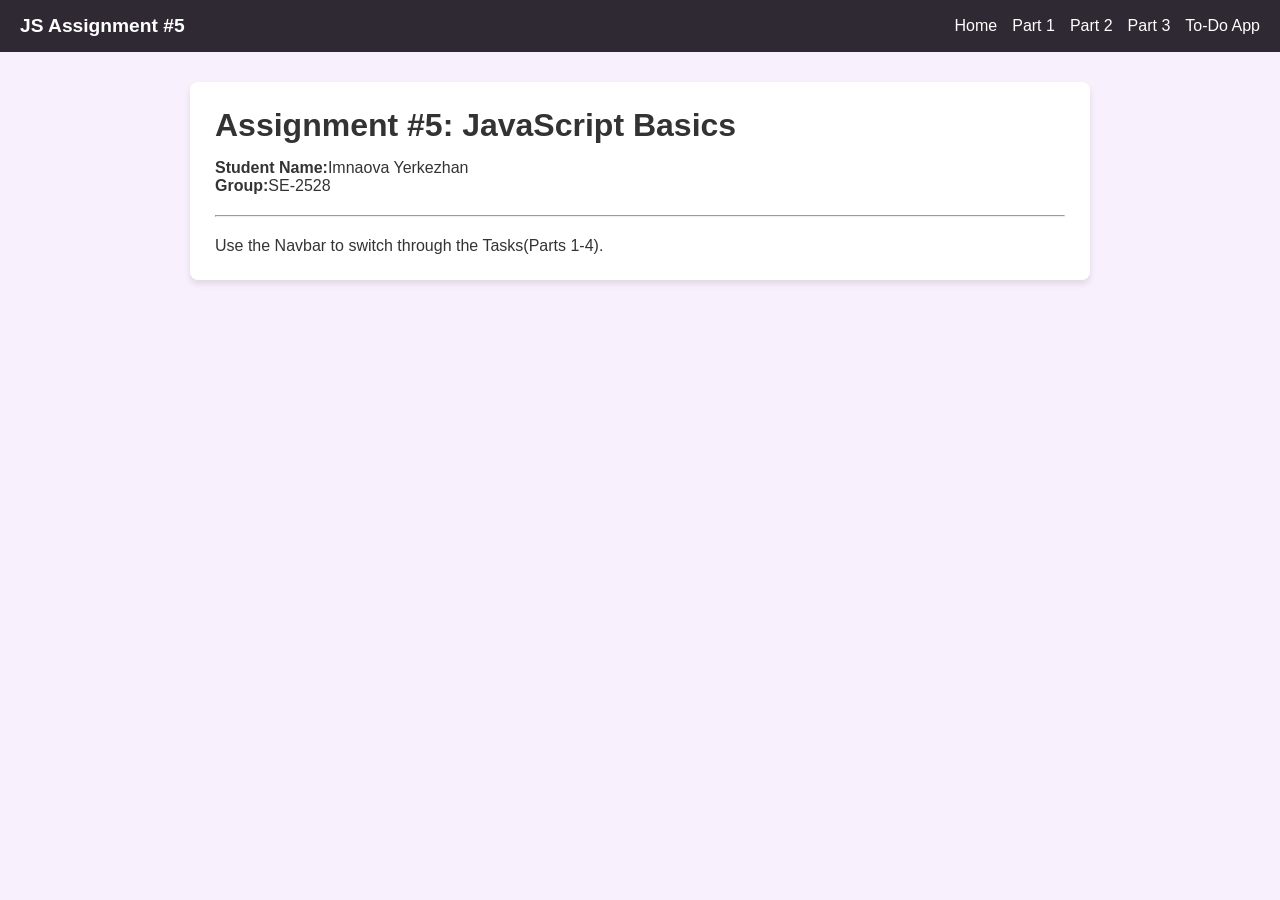
<file: index.html>
<!DOCTYPE html>
<html lang="en">
<head>
  <meta charset="UTF-8">
  <title>Assignment #5 - Home</title>
  <link rel="stylesheet" href="css/style.css">
</head>
<body>
  <nav>
    <div class="logo">JS Assignment #5</div>
    <ul>
      <li><a href="index.html">Home</a></li>
      <li><a href="part1.html">Part 1</a></li>
      <li><a href="part2.html">Part 2</a></li>
      <li><a href="part3.html">Part 3</a></li>
      <li><a href="todo.html">To-Do App</a></li>
    </ul>
  </nav>

  <div class="container">
    <h1>Assignment #5: JavaScript Basics</h1>
    <p><strong>Student Name:</strong>Imnaova Yerkezhan</p>
    <p><strong>Group:</strong>SE-2528</p>
    <hr style="margin: 20px 0;">
    <p>Use the Navbar to switch through the Tasks(Parts 1-4).</p>
  </div>
</body>
</html>
</file>
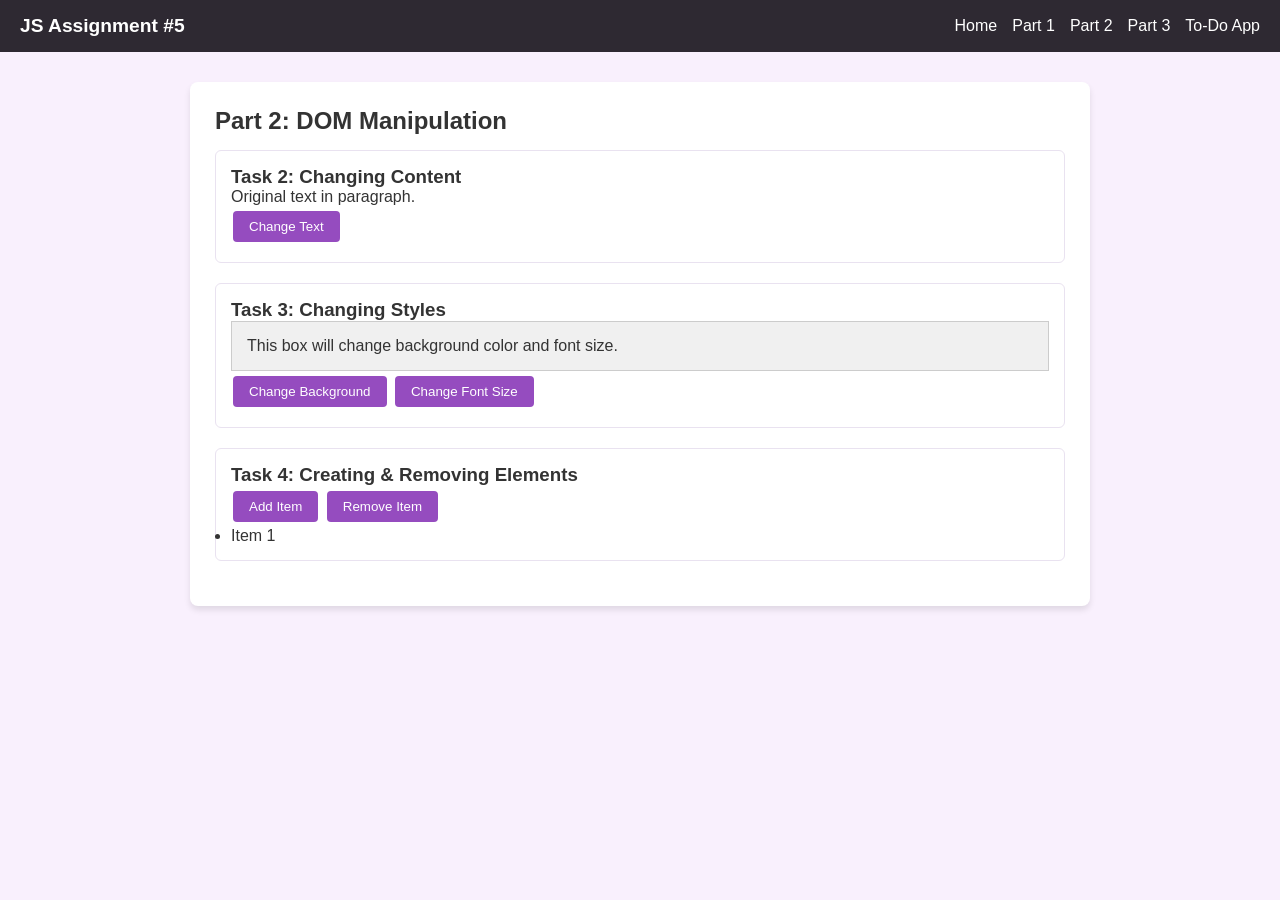
<file: part2.html>
<!DOCTYPE html>
<html lang="en">
<head>
  <meta charset="UTF-8">
  <title>Part 2 - DOM Manipulation</title>
  <link rel="stylesheet" href="css/style.css">
</head>
<body>
  <nav>
    <div class="logo">JS Assignment #5</div>
    <ul>
      <li><a href="index.html">Home</a></li>
      <li><a href="part1.html">Part 1</a></li>
      <li><a href="part2.html">Part 2</a></li>
      <li><a href="part3.html">Part 3</a></li>
      <li><a href="todo.html">To-Do App</a></li>
    </ul>
  </nav>

  <div class="container">
    <h2>Part 2: DOM Manipulation</h2>

    <div class="section-box">
      <h3>Task 2: Changing Content</h3>
      <p id="textParagraph">Original text in paragraph.</p>
      <button id="changeTextBtn">Change Text</button>
    </div>

    <div class="section-box">
      <h3>Task 3: Changing Styles</h3>
      <div id="styledBox" style="padding: 15px; border: 1px solid #ccc; background-color: #f0f0f0;">
        This box will change background color and font size.
      </div>
      <button id="changeBgBtn">Change Background</button>
      <button id="changeFontBtn">Change Font Size</button>
    </div>

    <div class="section-box">
      <h3>Task 4: Creating & Removing Elements</h3>
      <button id="addItemBtn">Add Item</button>
      <button id="removeItemBtn">Remove Item</button>
      <ul id="dynamicList">
        <li>Item 1</li>
      </ul>
    </div>
  </div>

  <script src="js/part2.js"></script>
</body>
</html>
</file>
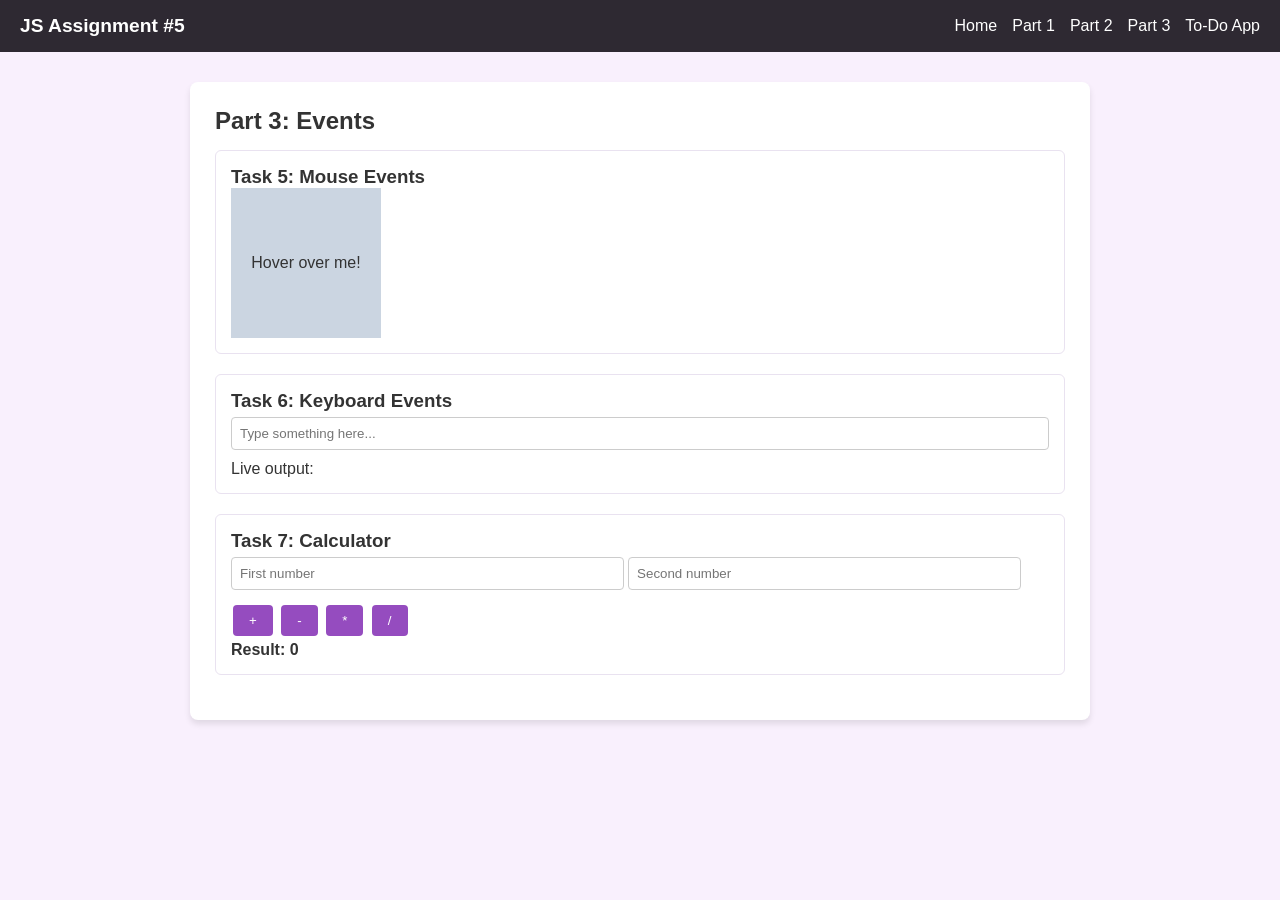
<file: part3.html>
<!DOCTYPE html>
<html lang="en">
<head>
  <meta charset="UTF-8">
  <title>Part 3 - Events</title>
  <link rel="stylesheet" href="css/style.css">
</head>
<body>
  <nav>
    <div class="logo">JS Assignment #5</div>
    <ul>
      <li><a href="index.html">Home</a></li>
      <li><a href="part1.html">Part 1</a></li>
      <li><a href="part2.html">Part 2</a></li>
      <li><a href="part3.html">Part 3</a></li>
      <li><a href="todo.html">To-Do App</a></li>
    </ul>
  </nav>

  <div class="container">
    <h2>Part 3: Events</h2>

    <div class="section-box">
      <h3>Task 5: Mouse Events</h3>
      <div id="colorBox">Hover over me!</div>
    </div>

    <div class="section-box">
      <h3>Task 6: Keyboard Events</h3>
      <input type="text" id="keyupInput" placeholder="Type something here...">
      <p>Live output: <span id="keyupOutput" style="font-weight: bold;"></span></p>
    </div>

    <div class="section-box">
      <h3>Task 7: Calculator</h3>
      <input type="number" id="calcNum1" placeholder="First number" style="width: 48%; display: inline-block;">
      <input type="number" id="calcNum2" placeholder="Second number" style="width: 48%; display: inline-block;">
      <div>
        <button onclick="calculate('+')">+</button>
        <button onclick="calculate('-')">-</button>
        <button onclick="calculate('*')">*</button>
        <button onclick="calculate('/')">/</button>
      </div>
      <h4>Result: <span id="calcResult">0</span></h4>
    </div>
  </div>

  <script src="js/part3.js"></script>
</body>
</html>
</file>
<file: css/style.css>
* {
  box-sizing: border-box;
  margin: 0;
  padding: 0;
  font-family: Arial, sans-serif;
}

body {
  background-color: #f9f0fd;
  color: #333333;
  padding-bottom: 40px;
}

/* Navbar */
nav {
  background-color: #2e2932;
  padding: 15px 20px;
  display: flex;
  justify-content: space-between;
  align-items: center;
}

nav .logo {
  color: #fff;
  font-weight: bold;
  font-size: 1.2rem;
}

nav ul {
  list-style: none;
  display: flex;
  gap: 15px;
}

nav ul li a {
  color: #fff;
  text-decoration: none;
  font-weight: 500;
  transition: color 0.2s;
}

nav ul li a:hover {
  color: #4c51bf;
}

/* Main Container */
.container {
  max-width: 900px;
  margin: 30px auto;
  background: #fff;
  padding: 25px;
  border-radius: 8px;
  box-shadow: 0 4px 6px rgba(0,0,0,0.1);
}

h1, h2 {
  margin-bottom: 15px;
}

.section-box {
  border: 1px solid #e9e2f0;
  padding: 15px;
  margin-bottom: 20px;
  border-radius: 6px;
}

button {
  background-color: #954cbf;
  color: white;
  border: none;
  padding: 8px 16px;
  border-radius: 4px;
  cursor: pointer;
  margin: 5px 2px;
}

button:hover {
  background-color: #7532af;
}

input, textarea {
  padding: 8px;
  border: 1px solid #ccc;
  border-radius: 4px;
  width: 100%;
  margin-top: 5px;
  margin-bottom: 10px;
}

/* Part 3 Specifics */
#colorBox {
  width: 150px;
  height: 150px;
  background-color: #cbd5e1;
  display: flex;
  align-items: center;
  justify-content: center;
  transition: background-color 0.3s;
}

/* To-Do Layout (Part 4) */
.todo-container {
  display: flex;
  gap: 30px;
}

.todo-list-section {
  flex: 1;
}

.todo-form-section {
  flex: 1;
  background: #f2ccff;
  padding: 20px;
  border-radius: 8px;
  border: 1px solid #5b2f65;
}

.task-item {
  background: #fee6ff;
  border: 1px solid #bd97d4;
  padding: 12px;
  margin-bottom: 10px;
  border-radius: 4px;
  display: flex;
  justify-content: space-between;
  align-items: flex-start;
}

.task-item.completed {
  text-decoration: line-through;
  opacity: 0.6;
}

.task-actions button {
  background: none;
  border: none;
  color: #973ee5;
  font-size: 16px;
  cursor: pointer;
}
</file>
